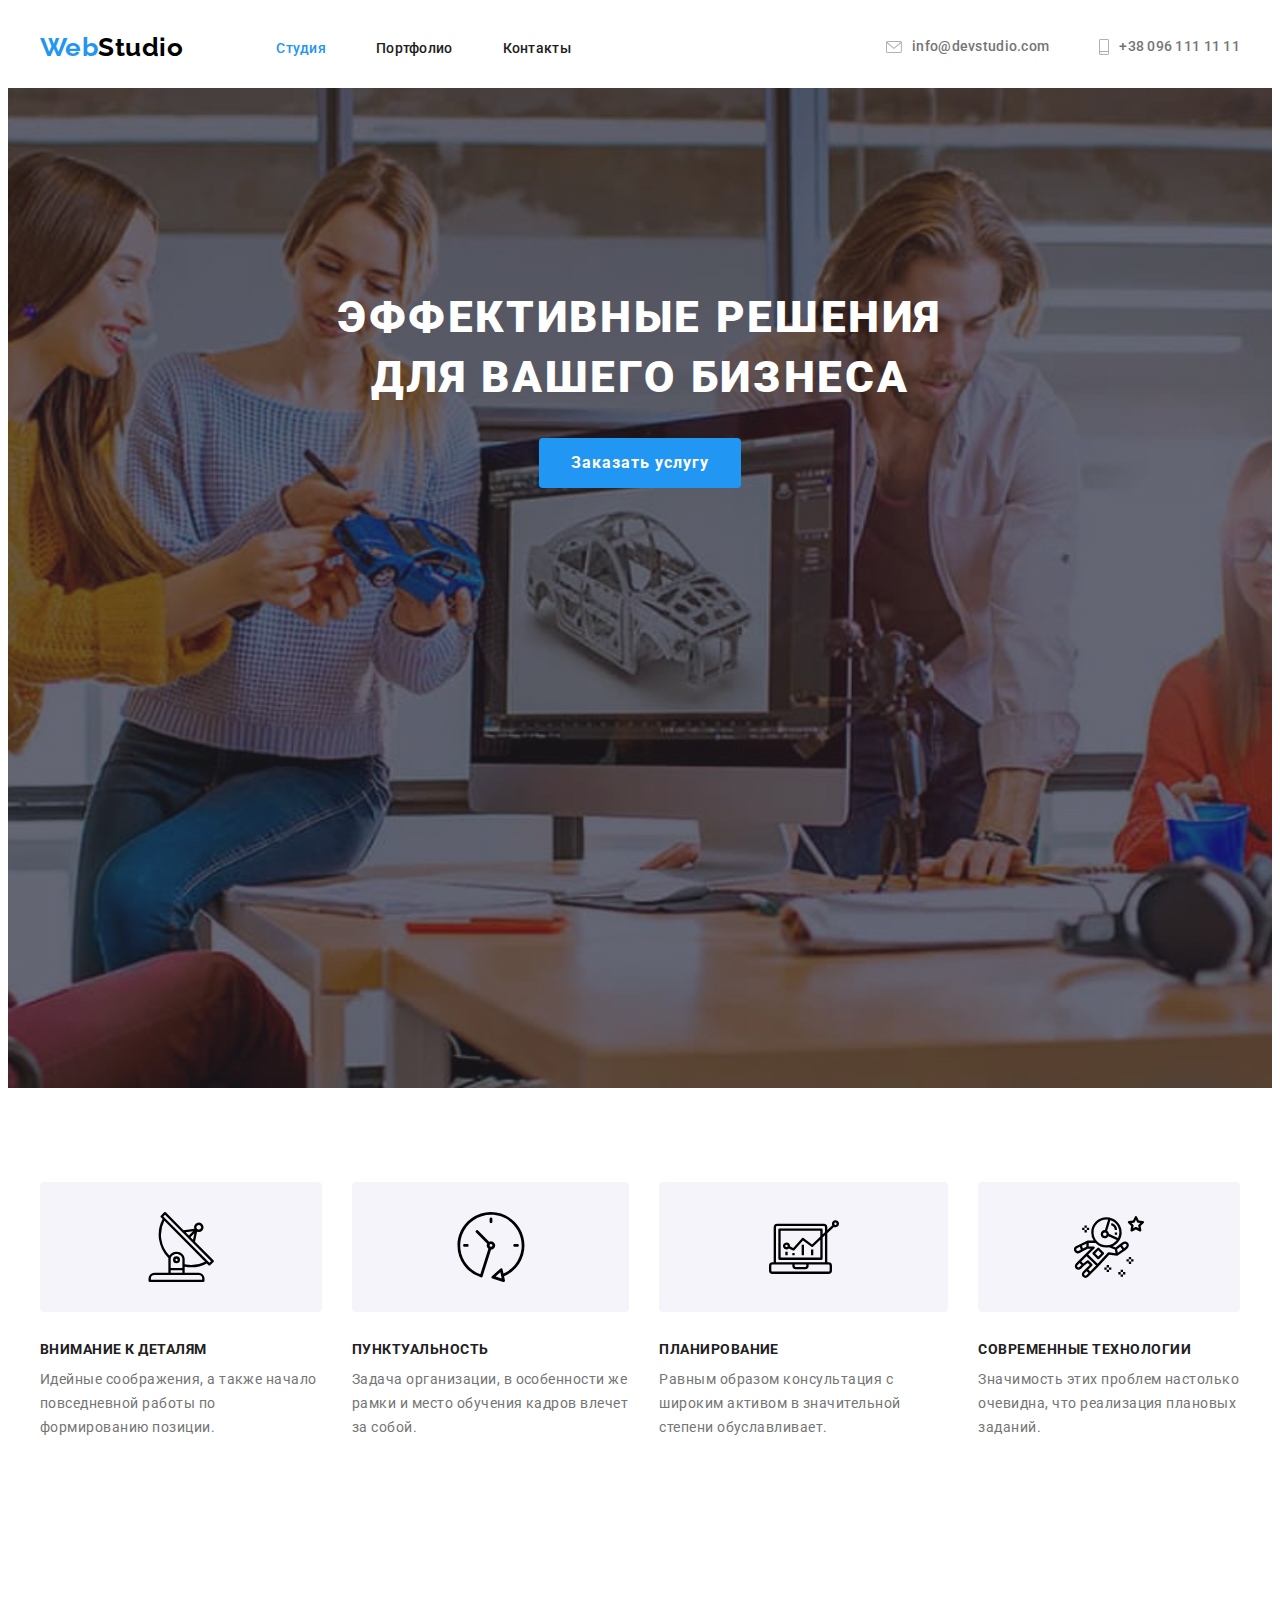
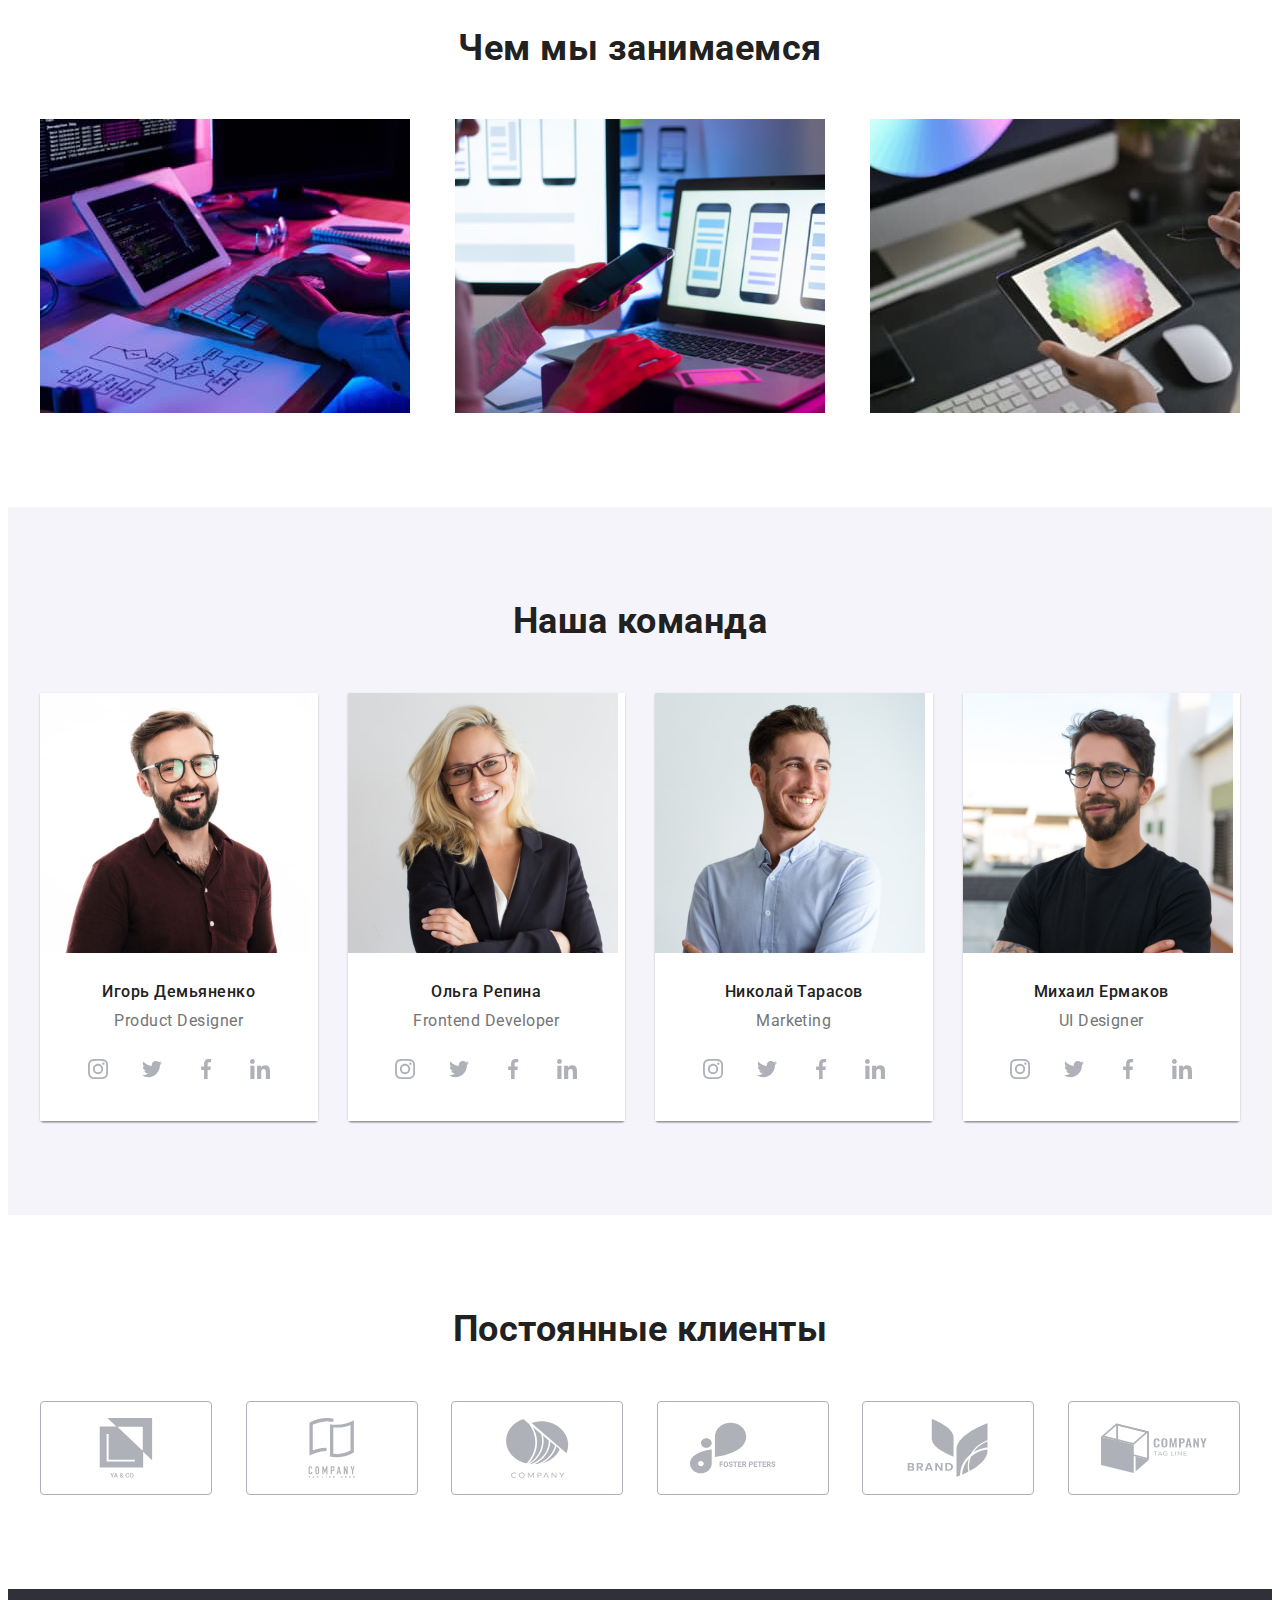
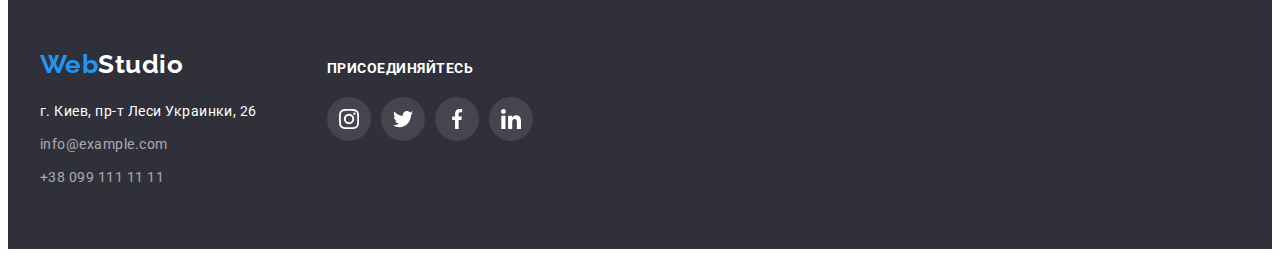
<file: index.html>
<!DOCTYPE html>
<html lang="ru">

<head>
    <meta charset="UTF-8">
    <meta http-equiv="X-UA-Compatible" content="IE=edge">
    <meta name="viewport" content="width=device-width, initial-scale=1.0">
    <title>Студия</title>
    <link rel="preconnect" href="https://fonts.gstatic.com"/>
    <link href="https://fonts.googleapis.com/css2?family=Raleway:wght@700&family=Roboto:wght@400;500;700;900&display=swap"
        rel="stylesheet"/>
    <link rel="stylesheet" href="https://cdnjs.cloudflare.com/ajax/libs/modern-normalize/1.0.0/modern-normalize.min.css"
        integrity="sha512-ISS7cAi1PEhQ8jnbJpJZMd29NlhNj4AWYyLOSp2CE/CsHxTCu+r+t0D2yoJudVrd0/8fTVPUVDzY5Tvli75u/g=="crossorigin="anonymous" />
    <link rel="stylesheet" href="./css/styles.css"/>
</head>

<body>
    <!-- Шапка страницы -->
    <header class="main-heder">
<div class="header-container container">
    <nav class="main-nav">
    <!-- Логотип WebStudio -->
    <a href="" lang="en" class="webstudio link">
        <span class="web">Web</span>Studio</a>

    <ul class="menu list">
        <li class="menu-item"> <a class="menu-link link curent" href="">Студия</a></li>
        <li class="menu-item"> <a class="menu-link link" href="./portfolio.html">Портфолио</a></li>
        <li class="menu-item"> <a class="menu-link link" href="">Контакты</a></li>
    </ul>
    </nav>
   <ul class="contacts list">
    <li class="contact-mail"><a class="contact-link link" href="maito:info@devstudio.com">
        <svg class="icon-contacts" width="16" height="12">
            <use href="./images/icons.svg#icon-envelope"></use>
        </svg>
        info@devstudio.com</a></li>
    <li class="contacts-tel"><a class="contact-link link" href="tel:380961111111"><svg class="icon-contacts" width="10" height="16">
        <use href="./images/icons.svg#icon-smartphone"></use>
    </svg>+38 096 111 11 11</a></li>
   </ul>
</div>
        

    </header>
    <main>
        <!-- <Блок герой с кнопкой заказать> -->
        <section class="hero">
            <div class="container">
                <h1 class="title-hero">Эффективные решения <br> для вашего бизнеса</h1>
                <button class="order-btn" type="button">Заказать услугу</button>
            </div>
        </section>

        <!-- <Преимущества Advantages> -->
        <section class="section">
          <div class="container">
            <h2 class="visually-hidden">Преимущества</h2>
            <ul class="advant-list list">
                <li class="advant-item">
                    <div class="advent-thumb">
                        <svg width="70px" height="70px">
                            <use href="./images/icons.svg#icon-antenna"></use>
                        </svg>
                    </div>
                    <h3 class="advant-title">Внимание к деталям</h3>
                    <p class="advant-description">Идейные соображения, а также начало  повседневной работы по формированию позиции.
                    </p>
                </li>
                <li class="advant-item">
                    <div class="advent-thumb">
                        <svg width="70px" height="70px">
                            <use href="./images/icons.svg#icon-clock"></use>
                        </svg>
                    </div>
                    <h3 class="advant-title">Пунктуальность</h3>
                    <p class="advant-description">Задача организации, в особенности же рамки и место обучения кадров влечет за
                        собой.</p>
                </li>
                <li class="advant-item">
                    <div class="advent-thumb">
                        <svg width="70px" height="70px">
                            <use href="./images/icons.svg#icon-diagram"></use>
                        </svg>
                    </div>
                    <h3 class="advant-title">Планирование</h3>
                    <p class="advant-description">Равным образом консультация с широким активом в значительной степени
                        обуславливает.</p>
                </li>
                <li class="advant-item">
                    <div class="advent-thumb">
                        <svg width="70px" height="70px">
                            <use href="./images/icons.svg#icon-astronaut"></use>
                        </svg>
                    </div>
                    <h3 class="advant-title">Современные технологии</h3>
                    <p class="advant-description">Значимость этих проблем настолько очевидна, что реализация плановых заданий.</p>
                </li>
            </ul>
          </div>
            
        </section>
        <!-- <ACTIVITIES> -->
        <section class="section">
            <div class="container">
                <h2 class="activ-title">Чем мы занимаемся</h2>
                <ul class="activ-list list">
                    <li class="activ-item"><img src="./images/activities/verstka.jpg" alt="Верстка" width="370" height="294" /></li>
                    <li class="activ-item"><img src="./images/activities/stylization.jpg" alt="Стилизация" width="370" height="294" />
                    </li>
                    <li class="activ-item"><img src="./images/activities/design.jpg" alt="Дизайн" width="370" height="294" /></li>
                </ul>
            </div>
        </section>
        <!-- <TEAM> -->
        <section class="team section" >
          <div class="container">
            <h2 class="team-title">Наша команда</h2>
            <ul class="team-list list">
              <li class="team-item">
              <img src="./images/team/ihor.jpg" alt="Игорь Демьяненко" width="270" height="260"/>
                <div class="team-card">
                    <h3 class="team-member">Игорь Демьяненко</h3>
                    <p class="team-member-position" lang="en">Product Designer</p>
                    <ul class="social-icons list">
                        <li class="social-icon-item">
                            <a class="social-link" href="">
                            <svg class="social-icon" width="20px" height="20px">
                                <use href="./images/icons.svg#icon-instagram"></use>
                            </svg>
                            </a>
                        </li>
                        <li class="social-icon-item">
                            <a class="social-link" href="">
                            <svg class="social-icon" width="20px" height="20px">
                                <use href="./images/icons.svg#icon-twitter"></use>
                            </svg>
                            </a>
                        </li>
                        <li class="social-icon-item">
                            <a class="social-link" href="">
                            <svg class="social-icon" width="20px" height="20px">
                                <use href="./images/icons.svg#icon-facebook"></use>
                            </svg>
                            </a>
                        </li>
                        <li class="social-icon-item">
                            <a class="social-link" href="">
                            <svg class="social-icon" width="20px" height="20px">
                                <use href="./images/icons.svg#icon-linkedin"></use>
                            </svg>
                            </a>
                        </li>
                    </ul>
                </div>
                    
                </li>
                <li class="team-item">
                    <img src="./images/team/olha.jpg" alt="Ольга Репина" width="270" height="260" />
                    <div class="team-card">
                    <h3 class="team-member">Ольга Репина</h3>
                    <p class="team-member-position" lang="en">Frontend Developer</p>
                    <ul class="social-icons list">
                        <li class="social-icon-item">
                            <a class="social-link" href="">
                                <svg class="social-icon" width="20px" height="20px">
                                    <use href="./images/icons.svg#icon-instagram"></use>
                                </svg>
                            </a>
                        </li>
                        <li class="social-icon-item">
                            <a class="social-link" href="">
                                <svg class="social-icon" width="20px" height="20px">
                                    <use href="./images/icons.svg#icon-twitter"></use>
                                </svg>
                            </a>
                        </li>
                        <li class="social-icon-item">
                            <a class="social-link" href="">
                                <svg class="social-icon" width="20px" height="20px">
                                    <use href="./images/icons.svg#icon-facebook"></use>
                                </svg>
                            </a>
                        </li>
                        <li class="social-icon-item">
                            <a class="social-link" href="">
                                <svg class="social-icon" width="20px" height="20px">
                                    <use href="./images/icons.svg#icon-linkedin"></use>
                                </svg>
                            </a>
                        </li>
                    </ul>
                    </div>

                </li>
                <li class="team-item">
                    <img src="./images/team/nikolay.jpg" alt="Николай Тарасов" width="270" height="260" />
                    <div class="team-card">
                    <h3 class="team-member">Николай Тарасов</h3>
                    <p class="team-member-position" lang="en">Marketing</p>
                    <ul class="social-icons list">
                        <li class="social-icon-item">
                            <a class="social-link" href="">
                                <svg class="social-icon" width="20px" height="20px">
                                    <use href="./images/icons.svg#icon-instagram"></use>
                                </svg>
                            </a>
                        </li>
                        <li class="social-icon-item">
                            <a class="social-link" href="">
                                <svg class="social-icon" width="20px" height="20px">
                                    <use href="./images/icons.svg#icon-twitter"></use>
                                </svg>
                            </a>
                        </li>
                        <li class="social-icon-item">
                            <a class="social-link" href="">
                                <svg class="social-icon" width="20px" height="20px">
                                    <use href="./images/icons.svg#icon-facebook"></use>
                                </svg>
                            </a>
                        </li>
                        <li class="social-icon-item">
                            <a class="social-link" href="">
                                <svg class="social-icon" width="20px" height="20px">
                                    <use href="./images/icons.svg#icon-linkedin"></use>
                                </svg>
                            </a>
                        </li>
                    </ul>
                    </div>
                </li>
                <li class="team-item">
                    <img src="./images/team/mikhail.jpg" alt="Михаил Ермаков" width="270" height="260" />
                    <div class="team-card">
                    <h3 class="team-member">Михаил Ермаков</h3>
                    <p class="team-member-position" lang="en">UI Designer</p>
                    <ul class="social-icons list">
                        <li class="social-icon-item">
                            <a class="social-link" href="">
                                <svg class="social-icon" width="20px" height="20px">
                                    <use href="./images/icons.svg#icon-instagram"></use>
                                </svg>
                            </a>
                        </li>
                        <li class="social-icon-item">
                            <a class="social-link" href="">
                                <svg class="social-icon" width="20px" height="20px">
                                    <use href="./images/icons.svg#icon-twitter"></use>
                                </svg>
                            </a>
                        </li>
                        <li class="social-icon-item">
                            <a class="social-link" href="">
                                <svg class="social-icon" width="20px" height="20px">
                                    <use href="./images/icons.svg#icon-facebook"></use>
                                </svg>
                            </a>
                        </li>
                        <li class="social-icon-item">
                            <a class="social-link" href="">
                                <svg class="social-icon" width="20px" height="20px">
                                    <use href="./images/icons.svg#icon-linkedin"></use>
                                </svg>
                            </a>
                        </li>
                    </ul>
                    </div>
                </li>
            </ul>
          </div>
        </section>
<!-- <Постоянные клиенты> -->
        <section class="section">
            <div class="container">
                <h2 class="team-title">Постоянные клиенты</h2>
                <ul class="clients list">
                    <li>
                        <a class="client-link" href="">
                            <svg class="icon-client" width="106px" height="60px">
                                <use href="./images/icons.svg#icon-client1"></use>
                            </svg>
                        </a>
                    </li>
                    <li>
                        <a class="client-link" href="">
                            <svg class="icon-client" width="106px" height="60px">
                                <use href="./images/icons.svg#icon-client2"></use>
                            </svg>
                        </a>
                    </li>
                    <li>
                        <a class="client-link" href="">
                            <svg class="icon-client" width="106px" height="60px">
                                <use href="./images/icons.svg#icon-client3"></use>
                            </svg>
                        </a>
                    </li>
                    <li>
                        <a class="client-link" href="">
                            <svg class="icon-client" width="106px" height="60px">
                                <use href="./images/icons.svg#icon-client4"></use>
                            </svg>
                        </a>
                    </li>
                    <li>
                        <a class="client-link" href="">
                            <svg class="icon-client" width="106px" height="60px">
                                <use href="./images/icons.svg#icon-client5"></use>
                            </svg>
                        </a>
                    </li>
                    <li>
                        <a class="client-link" href="">
                            <svg class="icon-client" width="106px" height="60px">
                                <use href="./images/icons.svg#icon-client6"></use>
                            </svg>
                        </a>
                    </li>

                </ul>
            
            </div>
        </section>
            </main>

    </main>
    <!-- <Футер> -->
    <footer class="footer">
    <div class="container container-footer">
      <div class="footer-container">
        <a href="" lang="en" class="footer-webstudio link">
            <span class="web">Web</span>Studio</a>
        <address class="footer-address">
            <ul class=" list">
                <li class="footer-cont-item"><a class="footer-map-link link" href="https://goo.gl/maps/7oAF3nw1k7qhsK217" target="_blank"
                        rel="noopener noreferrer">г. Киев, пр-т Леси Украинки, 26</a></li>
                <li class="footer-cont-item"><a class="footer-link link" href="maito:info@devstudio.com">info@example.com</a></li>
                <li class="footer-cont-item"><a class="footer-link link" href="tel:380961111111">+38 099 111 11 11</a></li>
            </ul>
        </address>
      </div>
      <div class="social-footer">
          <h3 class="footer-title">Присоединяйтесь</h3>
          <ul class="social-icons list">
              <li class="footer-soc-item">
                  <a class="footer-soc-link" href="">
                      <svg class="footer-soc-icon" width="20px" height="20px">
                          <use href="./images/icons.svg#icon-instagram"></use>
                      </svg>
                  </a>
              </li>
            <li class="footer-soc-item">
                <a class="footer-soc-link" href="">
                    <svg class="footer-soc-icon" width="20px" height="20px">
                        <use href="./images/icons.svg#icon-twitter"></use>
                    </svg>
                </a>
            </li><li class="footer-soc-item">
                <a class="footer-soc-link" href="">
                    <svg class="footer-soc-icon" width="20px" height="20px">
                        <use href="./images/icons.svg#icon-facebook"></use>
                    </svg>
                </a>
            </li><li class="footer-soc-item">
                <a class="footer-soc-link" href="">
                    <svg class="footer-soc-icon" width="20px" height="20px">
                        <use href="./images/icons.svg#icon-linkedin"></use>
                    </svg>
                </a>
            </li>

          </ul>

      </div>
    </div>
    </footer>
</body>

</html>
</file>
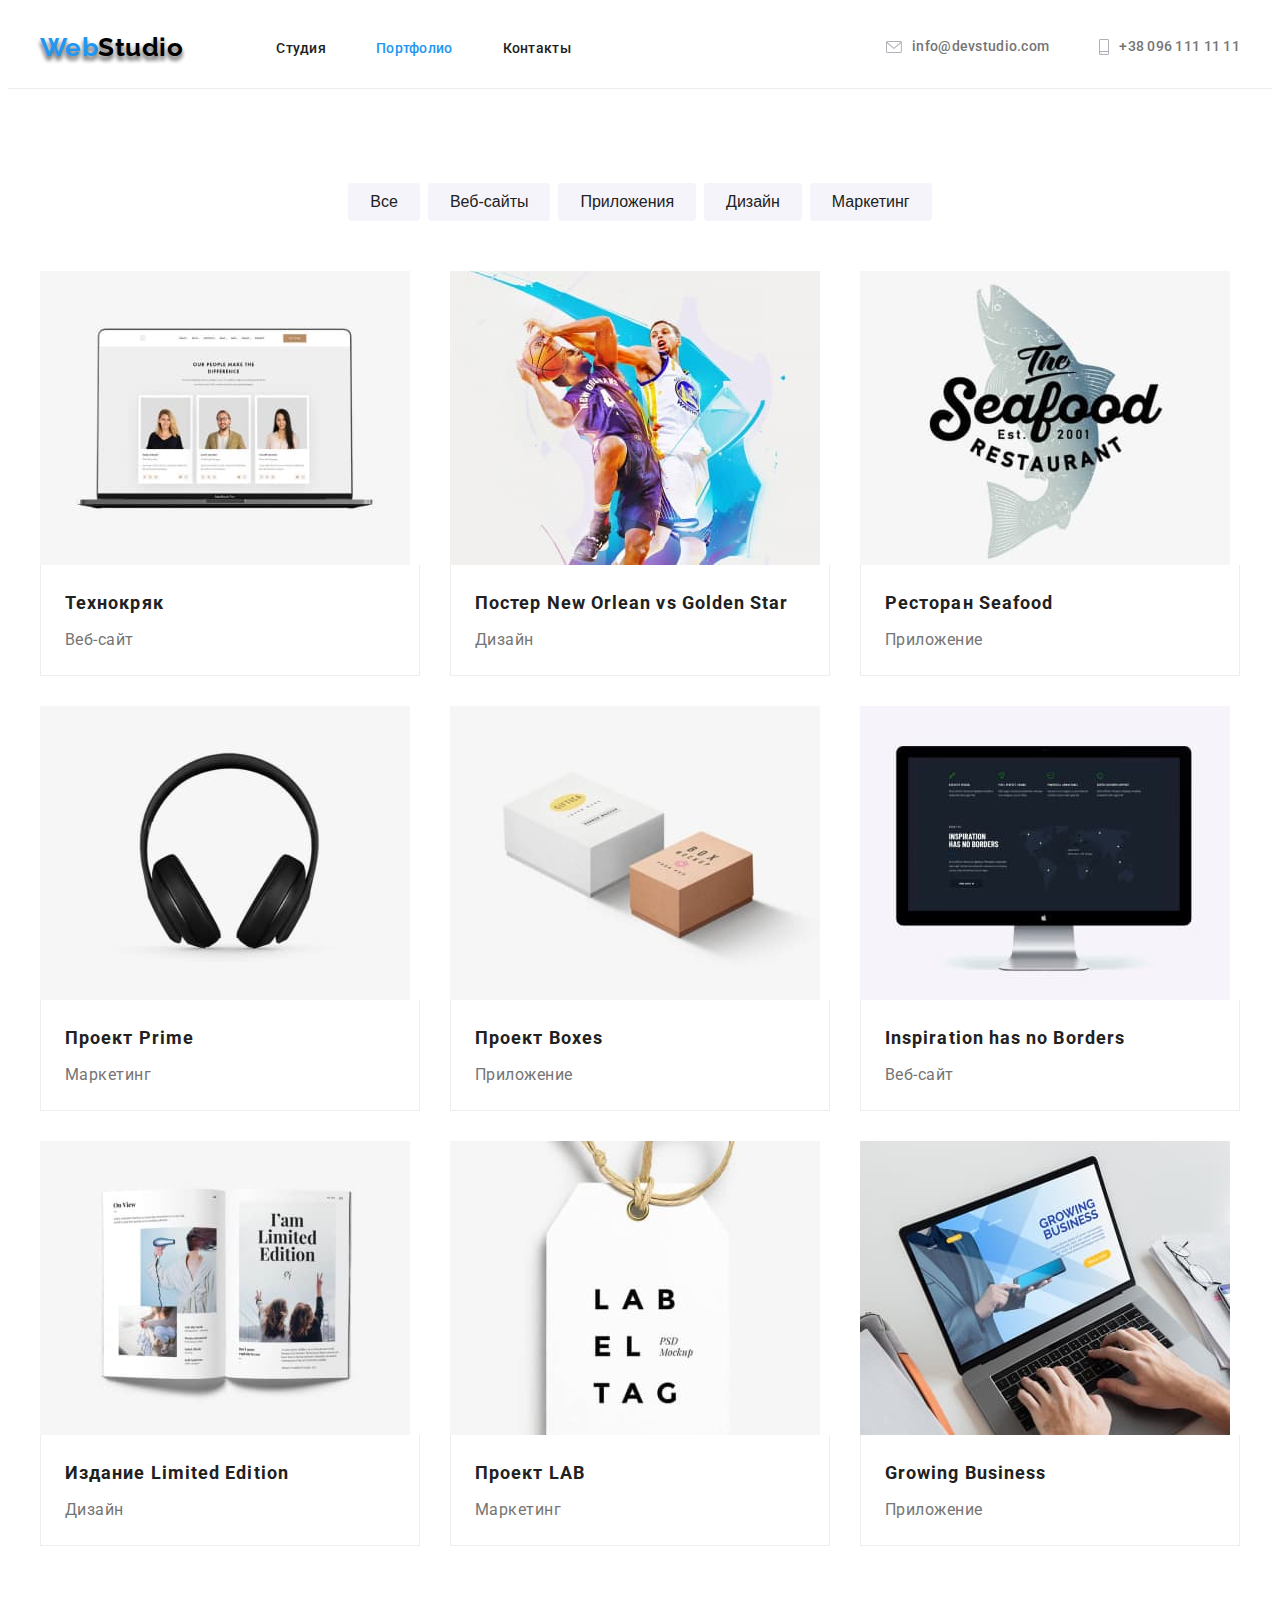
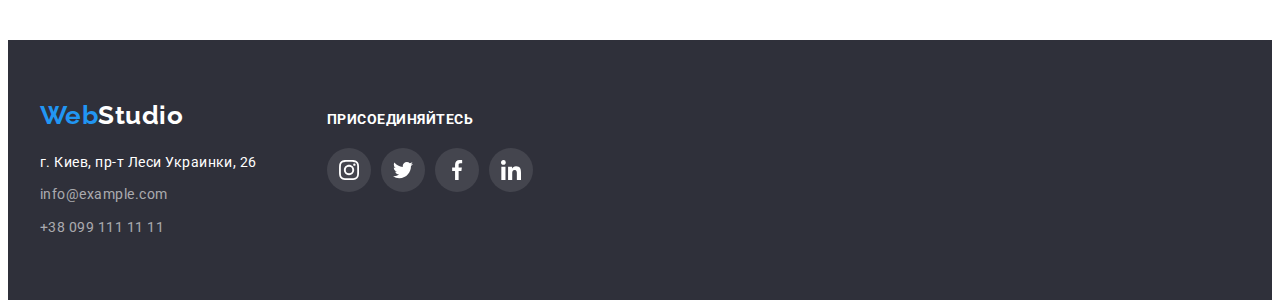
<file: portfolio.html>
<!DOCTYPE html>
<html lang="ru">
    
<head>
    <meta charset="UTF-8">
    <meta http-equiv="X-UA-Compatible" content="IE=edge">
    <meta name="viewport" content="width=device-width, initial-scale=1.0">
    <title>Портфолио</title>
    <link rel="preconnect" href="https://fonts.gstatic.com"/>
    <link href="https://fonts.googleapis.com/css2?family=Raleway:wght@700&family=Roboto:wght@400;500;700;900&display=swap"
        rel="stylesheet"/>
    <link rel="stylesheet" href="https://cdnjs.cloudflare.com/ajax/libs/modern-normalize/1.0.0/modern-normalize.min.css"
        integrity="sha512-ISS7cAi1PEhQ8jnbJpJZMd29NlhNj4AWYyLOSp2CE/CsHxTCu+r+t0D2yoJudVrd0/8fTVPUVDzY5Tvli75u/g=="crossorigin="anonymous" />
    <link rel="stylesheet" href="./css/styles.css"/>
</head>

<body>
    <!-- Шапка страницы -->
<header class="main-header">
  <div class="header-container container">
    <nav class="main-nav">
        <!-- Логотип WebStudio -->
        <a href="" lang="en" class="webstudio link shadow">
            <span class="web">Web</span>Studio</a>

        <ul class="menu list">
                <li class="menu-item"> <a class="menu-link link" href="./index.html">Студия</a></li>
                <li class="menu-item"> <a class="menu-link link curent" href="./portfolio.html">Портфолио</a></li>
                <li class="menu-item"> <a class="menu-link link" href="">Контакты</a></li>
                </ul>
                </nav>
                <ul class="contacts list">
                    <li class="contact-mail"><a class="contact-link link" href="maito:info@devstudio.com"><svg class="icon-contacts" width="16" height="12">
                        <use href="./images/icons.svg#icon-envelope"></use>
                    </svg>
                        info@devstudio.com</a></li>
                    <li class="contacts-tel"><a class="contact-link link" href="tel:380961111111"><svg class="icon-contacts" width="10" height="16">
                        <use href="./images/icons.svg#icon-smartphone"></use>
                    </svg>+38 096 111 11 11</a></li>
                </ul>
  </div>
</header>


<!--Основная часть-->
    <main>
        <!--Фильтры и Проекты-->
        <section class="section">
          <div class="container">
                <h1 class="visually-hidden" >Наши проекты</h1>
                  <ul class="filter-list list">
                    <li class="filter-item"><button class="filter-btn" type="button">Все</button></li>
                    <li class="filter-item"><button class="filter-btn" type="button">Веб-сайты</button></li>
                    <li class="filter-item"><button class="filter-btn" type="button">Приложения</button></li>
                    <li class="filter-item"><button class="filter-btn" type="button">Дизайн</button></li>
                    <li class="filter-item"><button class="filter-btn" type="button">Маркетинг</button></li>
                  </ul>
                            
        <!-- <Проекты> -->
        
            <ul class="project-list list">
                <li class="project-item">
                    <img src="./images/portfolio/tekhnokruak.jpg" alt="Технокряк" width="370" height="294" />
                    <div class="project-card">
                        <h3 class="project-title">Технокряк</h3>
                        <p class="project-filter">Веб-сайт</p>
                    </div>                    
                </li>
                <li class="project-item">
                    <img src="./images/portfolio/neworlean.jpg" alt="Постер New Orlean vs Golden Star" width="370" height="294" />
                    <div class="project-card">
                    <h3 class="project-title">Постер New Orlean vs Golden Star</h3>
                    <p class="project-filter">Дизайн</p>
                    </div>
                </li>
                <li class="project-item">
                    <img src="./images/portfolio/seafood.jpg" alt="Ресторан Seafood" width="370" height="294" />
                    <div class="project-card">
                        <h3 class="project-title">Ресторан Seafood</h3>
                        <p class="project-filter">Приложение</p>
                    </div>
                   
                </li>
                <li class="project-item">
                    <img src="./images/portfolio/prime.jpg" alt="Проект Prime" width="370" height="294" />
                    <div class="project-card">
                    <h3 class="project-title">Проект Prime</h3>
                    <p class="project-filter">Маркетинг</p>
                    </div>
                </li>
                <li class="project-item">
                    <img src="./images/portfolio/boxes.jpg" alt="Проект Boxes" width="370" height="294" />
                    <div class="project-card">
                    <h3 class="project-title">Проект Boxes</h3>
                    <p class="project-filter">Приложение</p>
                    </div>
                </li>
                <li class="project-item">
                    <img src="./images/portfolio/inspiration.jpg" alt="Inspiration has no Borders" width="370" height="294" />
                    <div class="project-card">
                        <h3 class="project-title">Inspiration has no Borders</h3>
                        <p class="project-filter">Веб-сайт</p>
                    </div>
                    
                </li>
                <li class="project-item">
                    <img src="./images/portfolio/limitededition.jpg" alt="Издание Limited Edition" width="370" height="294" />
                    <div class="project-card">
                    <h3 class="project-title">Издание Limited Edition</h3>
                    <p class="project-filter">Дизайн</p>
                </div>                    
                </li>
                <li class="project-item">
                    <img src="./images/portfolio/lab.jpg" alt="Проект LAB" width="370" height="294" />
                    <div class="project-card">
                        <h3 class="project-title">Проект LAB</h3>
                        <p class="project-filter">Маркетинг</p>
                    </div>
                    
                </li>
                <li class="project-item">
                    <img src="./images/portfolio/business.jpg" alt="Growing Business" width="370" height="294" />
                    <div class="project-card">
                        <h3 class="project-title">Growing Business</h3>
                        <p class="project-filter">Приложение</p>
                    </div>
                    
                </li>
            </ul>
          </div>
        </section>

    <!-- <Футер> -->
    <footer class="footer">
    <div class="container container-footer">
        <div class="footer-container">
            <a href="" lang="en" class="footer-webstudio link">
                <span class="web">Web</span>Studio</a>
            <address class="footer-address">
                <ul class=" list">
                    <li class="footer-cont-item"><a class="footer-map-link link"
                            href="https://goo.gl/maps/7oAF3nw1k7qhsK217" target="_blank" rel="noopener noreferrer">г. Киев,
                            пр-т Леси Украинки, 26</a></li>
                    <li class="footer-cont-item"><a class="footer-link link"
                            href="maito:info@devstudio.com">info@example.com</a></li>
                    <li class="footer-cont-item"><a class="footer-link link" href="tel:380961111111">+38 099 111 11 11</a>
                    </li>
                </ul>
            </address>
        </div>
        <div class="social-footer">
            <h3 class="footer-title">Присоединяйтесь</h3>
            <ul class="social-icons list">
                <li class="footer-soc-item">
                    <a class="footer-soc-link" href="">
                        <svg class="footer-soc-icon" width="20px" height="20px">
                            <use href="./images/icons.svg#icon-instagram"></use>
                        </svg>
                    </a>
                </li>
                <li class="footer-soc-item">
                    <a class="footer-soc-link" href="">
                        <svg class="footer-soc-icon" width="20px" height="20px">
                            <use href="./images/icons.svg#icon-twitter"></use>
                        </svg>
                    </a>
                </li>
                <li class="footer-soc-item">
                    <a class="footer-soc-link" href="">
                        <svg class="footer-soc-icon" width="20px" height="20px">
                            <use href="./images/icons.svg#icon-facebook"></use>
                        </svg>
                    </a>
                </li>
                <li class="footer-soc-item">
                    <a class="footer-soc-link" href="">
                        <svg class="footer-soc-icon" width="20px" height="20px">
                            <use href="./images/icons.svg#icon-linkedin"></use>
                        </svg>
                    </a>
                </li>
    
            </ul>
    
        </div>
    </div>
    </footer>
    </body>
    
    </html>
</file>
<file: css/styles.css>
/*Шрифт всего текста - Roboto*/
/*Шрифт логотипа WebStudio - Raleway*/
/*Цвет заголовка блока героя белый- #FFFFFF*/
/*Основной цвет заголовков документов - #212121*/
/* Цвет активных кнопок и ссылок - #2196F3*/
/*Цвет текста абзацев - #757575*/
/*цвет бека Наша команда и неактивных кнопок Наши проекты - #F5F4FA*/
/* цвет фона подвала background: #2F303A;*/
/*font-style: normal;*/

:root {
  --main-font: 'Roboto', sans-serif;
  --secondary-font: 'Raleway', sans-serif;
  --title-text-color: #212121;
  --accent-color: #2196f3;
  --primary-white-color: #ffffff;
  --main-color: #757575;
  --icons-color: #afb1b8;
}
h1,
h2,
h3,
h4,
h5,
h6,
p {
  margin-top: 0;
  margin-bottom: 0;
}

ul,
ol {
  margin-top: 0;
  margin-bottom: 0;
  padding-left: 0;
}

img {
  display: block;
}

/* ========BODY======== */
body {
  font-family: var(--main-font);
  color: var(--main-color);
  letter-spacing: 0.03em;
}
/* =======END=BODY======== */

.section {
  padding-top: 94px;
  padding-bottom: 94px;
}
.container {
  width: 1200px;
  margin: 0px auto;
  padding: 0px 15px;
}

.list {
  list-style: none;
}

.link {
  text-decoration: none;
  font-style: normal;
}

.visually-hidden {
  position: absolute;
  width: 1px;
  height: 1px;
  margin: -1px;
  border: 0;
  padding: 0;

  white-space: nowrap;
  clip-path: inset(100%);
  clip: rect(0 0 0 0);
  overflow: hidden;
}

/*========================STUDIO=======================*/

/*========================HEADER=======================*/
.main-header {
  border-bottom: 1px solid #ececec;
}
.header-container {
  display: flex;
  padding-top: 24px;
  padding-bottom: 25px;
  justify-content: space-between;
  align-items: center;
}

.main-nav {
  display: flex;
  align-items: center;
}

.webstudio {
  color: #000000;
  font-family: var(--secondary-font);
  font-weight: 700;
  font-size: 26px;
  line-height: 1.19;
  margin-right: 93px;
}

.web {
  color: var(--accent-color);
}

.menu {
  display: flex;
  min-width: 294px;
}

.menu .curent {
  color: var(--accent-color);
}

.menu-item:not(:last-child) {
  margin-right: 50px;
}

.menu-link {
  font-weight: 500;
  font-size: 14px;
  line-height: 1.14;
  letter-spacing: 0.02em;
  color: var(--title-text-color);
}

.menu-link:hover,
.menu-link:focus,
.contact-link:hover,
.contact-link:focus,
.footer-link:hover,
.footer-link:focus {
  color: var(--accent-color);
}

.contacts {
  display: flex;
  align-items: center;
}

.contact-mail {
  margin-right: 50px;
}

.contact-link {
  display: flex;
  font-weight: 500;
  font-size: 14px;
  line-height: 1.14;
  letter-spacing: 0.02em;
  color: var(--main-color);
  align-items: center;
}

.contact-link:hover .icon-contacts,
.contact-link:focus .icon-contacts {
  fill: currentColor;
}

.icon-contacts {
  display: inline-block;
  margin-right: 10px;
  fill: var(--icons-color);
}

/*========================END==HEADER=======================*/

/*===========================HERO===================*/
.hero {
  background: #2f303a;
  padding-top: 200px;
  padding-bottom: 200px;
  text-align: center;

  max-width: 1600px;
  min-height: 600px;
  margin-left: auto;
  margin-right: auto;

  background-image: linear-gradient(
      to right,
      rgba(47, 48, 58, 0.4),
      rgba(47, 48, 58, 0.4)
    ),
    url(../images/hero/hero-bgr.jpg);

  background-size: cover;
  background-repeat: no-repeat;
  background-position: center;
}

.title-hero {
  font-weight: 900;
  font-size: 44px;
  line-height: 1.36;
  margin-bottom: 30px;
  text-align: center;
  letter-spacing: 0.06em;
  text-transform: uppercase;
  color: var(--primary-white-color);
}

.order-btn {
  font-weight: 700;
  font-size: 16px;
  line-height: 1.88;
  letter-spacing: 0.06em;
  font-family: inherit;

  padding: 10px 32px;
  border: transparent;
  border-radius: 4px;
  display: inline-block;
  min-width: 200px;
  text-align: center;
  background-color: var(--accent-color);
  color: var(--primary-white-color);
  cursor: pointer;
}

.order-btn:hover,
.order-btn:focus {
  background-color: #188ce8;
}
/*=======================END=HERO===================*/

/*=====Advantages (advant- никогда не писать adv-title!!!)=====*/
.advant-list {
  display: flex;
}

.advant-item:not(:last-child) {
  margin-right: 30px;
}

.advant-title {
  font-weight: 700;
  font-size: 14px;
  line-height: 1.14;
  text-transform: uppercase;
  margin-bottom: 10px;

  color: var(--title-text-color);
}
.advant-description {
  font-weight: 400;
  font-size: 14px;
  line-height: 1.71;
}
.advent-thumb {
  padding: 30px 0;
  margin-bottom: 30px;
  border-radius: 4px;
  align-items: center;
  display: flex;
  justify-content: center;
  background-color: #f5f4fa;
}
/*====================END Advantages=========================*/

/*==================ACTIVITIES===========================*/

.activ-title {
  font-weight: 700;
  font-size: 36px;
  line-height: 1.16;
  text-align: center;

  color: var(--title-text-color);
}

.activ-list {
  display: flex;
  justify-content: space-between;
  margin-top: 50px;
}

.activ-item {
  display: inline-block;
}
/*===============END=ACTIVITIES===========================*/

/*===================TEAM======================================*/
.team {
  background: #f5f4fa;
}

.team-card {
  text-align: center;
  margin: 0 auto;
  padding: 30px 32px;
  background-color: var(--primary-white-color);
}

.team-title {
  font-weight: 700;
  font-size: 36px;
  line-height: 1.16;
  text-align: center;
  color: var(--title-text-color);
  margin-bottom: 50px;
}

.team-list {
  display: flex;
  flex-wrap: wrap;
  margin-top: -30px;
  margin-left: -30px;
}

.team-item {
  display: inline-block;
  text-align: center;
  margin-top: 30px;
  margin-left: 30px;
  flex-basis: calc((100% - 120px) / 4);
  background: #ffffff;
  /* material shadow v1 */

  box-shadow: 0px 1px 3px rgba(0, 0, 0, 0.12), 0px 1px 1px rgba(0, 0, 0, 0.14),
    0px 2px 1px rgba(0, 0, 0, 0.2);
  border-radius: 0px 0px 4px 4px;
}

.team-member {
  font-weight: 500;
  font-size: 16px;
  line-height: 1.18;
  text-align: center;
  margin-bottom: 10px;
  color: var(--title-text-color);
}

.team-member-position {
  margin-bottom: 16px;
  font-weight: 400;
  font-size: 16px;
  line-height: 1.18;
  text-align: center;
}

.social-icons {
  display: flex;
  align-items: center;
  justify-content: center;
}

.social-icon-item:not(:last-child) {
  margin-right: 10px;
}
.social-link {
  padding: 12px;
  display: flex;
  align-items: center;
  justify-content: center;
  border-radius: 50%;
}

.social-icon {
  fill: var(--icons-color);
}

.social-link:hover,
.social-link:focus {
  background-color: var(--accent-color);
}

.social-link:hover .social-icon,
.social-link:focus .social-icon {
  fill: var(--primary-white-color);
}

/*===================END==TEAM=================================*/

/* =================Постоянные клиенты================ */
.clients {
  display: flex;
  justify-content: space-between;
}

.client-link {
  padding: 16px 32px;
  display: flex;
  align-items: center;
  justify-content: center;
  border: 1px solid #afb1b8;
  border-radius: 4px;
}

.client-link:hover,
.client-link:focus {
  border: 1px solid var(--accent-color);
  border-radius: 4px;
  outline: none;
}

.client-link:hover .icon-client,
.contact-link:focus .icon-client {
  fill: var(--accent-color);
}
.icon-client {
  fill: var(--icons-color);
}
/*==================FOOTER=================*/
.footer {
  padding-top: 60px;
  padding-bottom: 60px;
  background: #2f303a;
  font-style: normal;
  display: flex;
  align-items: baseline;
}

.container-footer {
  display: flex;
  align-items: baseline;
}

.footer-container {
  align-items: baseline;
}

.social-footer {
  margin-left: 70px;
}

.footer-webstudio {
  display: block;
  color: var(--primary-white-color);
  font-family: var(--secondary-font);
  font-weight: 700;
  font-size: 26px;
  line-height: 1.19;
  text-decoration: none;
}
.footer-cont-item:not(:last-child) {
  margin-bottom: 9px;
}

.footer-soc-item:first-child {
  margin-left: 0;
}
.footer-soc-item:not(:last-child) {
  margin-right: 10px;
}
.footer-address {
  margin-top: 20px;
  font-style: normal;
}

.footer-map-link {
  font-weight: 400;
  font-size: 14px;
  line-height: 1.71;

  color: var(--primary-white-color);
}

.footer-map-link:hover,
.footer-map-link:focus {
  color: var(--accent-color);
}

.footer-link {
  font-weight: 400;
  font-size: 14px;
  line-height: 1.71;

  color: rgba(255, 255, 255, 0.6);
}

.footer-title {
  margin-bottom: 20px;
  color: var(--primary-white-color);
  font-size: 14px;
  line-height: 1.14;
  text-transform: uppercase;
}

.footer-social-item {
  display: flex;
  flex-basis: calc(100% / 4 - 20px);
  margin-left: 10px;
}

.footer-soc-item:not(:last-child) {
  margin-right: 10px;
}
.footer-soc-link {
  display: flex;
  align-items: center;
  justify-content: center;
  padding: 12px;
  border-radius: 50%;
  background-color: rgba(255, 255, 255, 0.1);
}

.footer-soc-link:hover,
.footer-soc-link:focus {
  background-color: var(--accent-color);
}

.footer-soc-icon {
  fill: var(--primary-white-color);
}

/*================END==FOOTER=================*/

/*=====================END===STUDIO======*/

/*=============PORTFOLIO=============*/

/*=============HEADER webstudio=============*/
.shadow {
  text-shadow: 0px 4px 4px rgba(0, 0, 0, 0.25), 0px 4px 4px rgba(0, 0, 0, 0.25),
    0px 4px 4px rgba(0, 0, 0, 0.25);
}
/*============END=HEADER webstudio=============*/

/*=============FILTERS=============*/
.filter-list {
  display: flex;
  justify-content: center;
  margin-bottom: 50px;
}

.filter-item:not(:last-child) {
  margin-right: 8px;
}

.filter-item {
  display: inline-block;
}
.filter-btn {
  font-weight: 500;
  font-size: 16px;
  line-height: 1.62;
  text-align: center;

  color: var(--title-text-color);
  background: #f5f4fa;
  border-radius: 4px;
  cursor: pointer;
  border: none;
  padding: 6px 22px;
}
.filter-btn:hover,
.filter-btn:focus {
  color: var(--primary-white-color);
  background: var(--accent-color);
  box-shadow: 0px 3px 1px rgba(0, 0, 0, 0.1), 0px 1px 2px rgba(0, 0, 0, 0.08),
    0px 2px 2px rgba(0, 0, 0, 0.12);
}
/*===========END==FILTERS=============*/

/*=============PROJECTS=============*/
.project-list {
  display: flex;
  flex-wrap: wrap;
  margin-top: -30px;
  margin-left: -30px;
}
/* inside  solid */
.project-item {
  background: var(--primary-white-color);
  border: 1px inside #eeeeee;
  box-sizing: border-box;
  margin-top: 30px;
  margin-left: 30px;
  flex-basis: calc((100% - 90px) / 3);
}

.project-item:hover {
  box-shadow: 0px 1px 1px rgba(0, 0, 0, 0.12), 0px 4px 4px rgba(0, 0, 0, 0.06),
    1px 4px 6px rgba(0, 0, 0, 0.16);
}

.project-title {
  margin-bottom: 4px;
  font-weight: 700;
  font-size: 18px;
  line-height: 2;
  letter-spacing: 0.06em;

  color: var(--title-text-color);
}
.project-filter {
  font-weight: 400;
  font-size: 16px;
  line-height: 1.87;
  color: var(--main-color);
}
.project-card {
  padding: 20px 24px;
  border-left: 1px solid #eeeeee;
  border-bottom: 1px solid #eeeeee;
  border-right: 1px solid #eeeeee;
}
/*===========END==PROJECTS=============*/

/*==========END===PORTFOLIO=============*/
</file>
